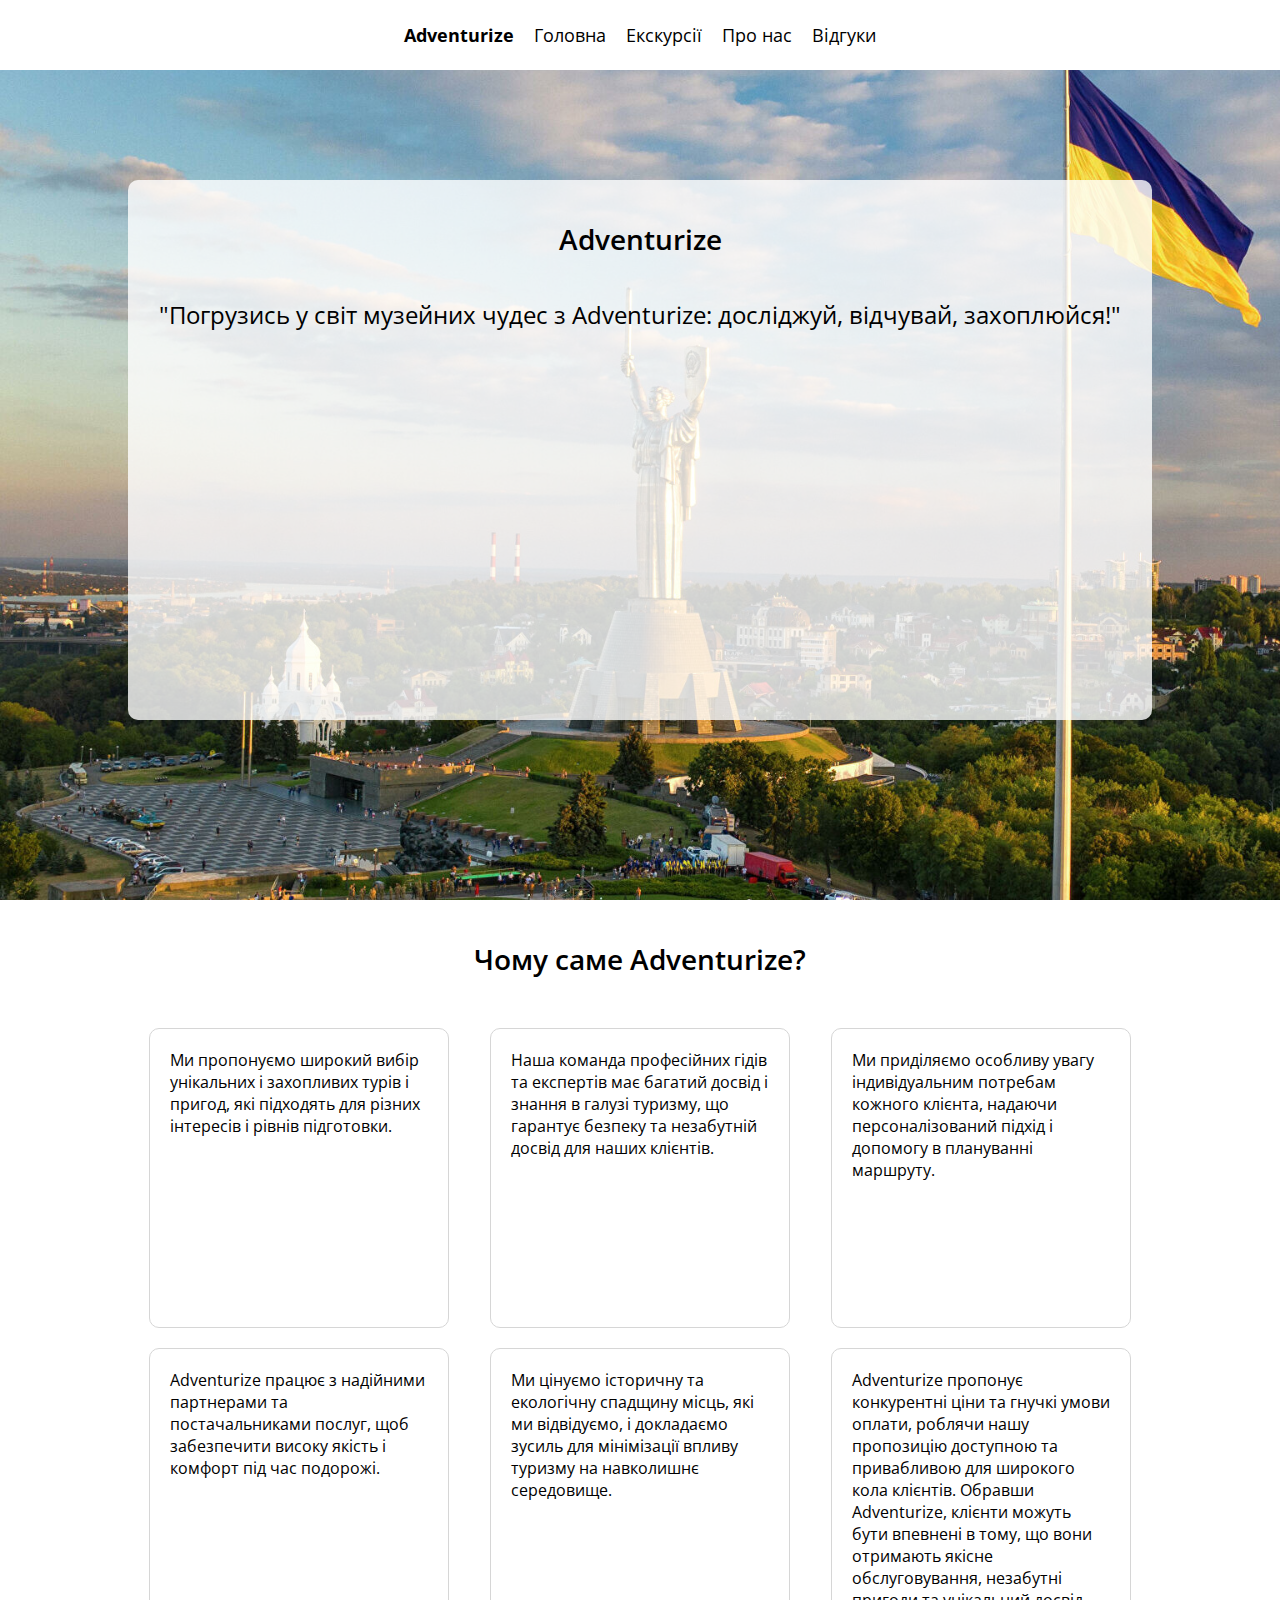
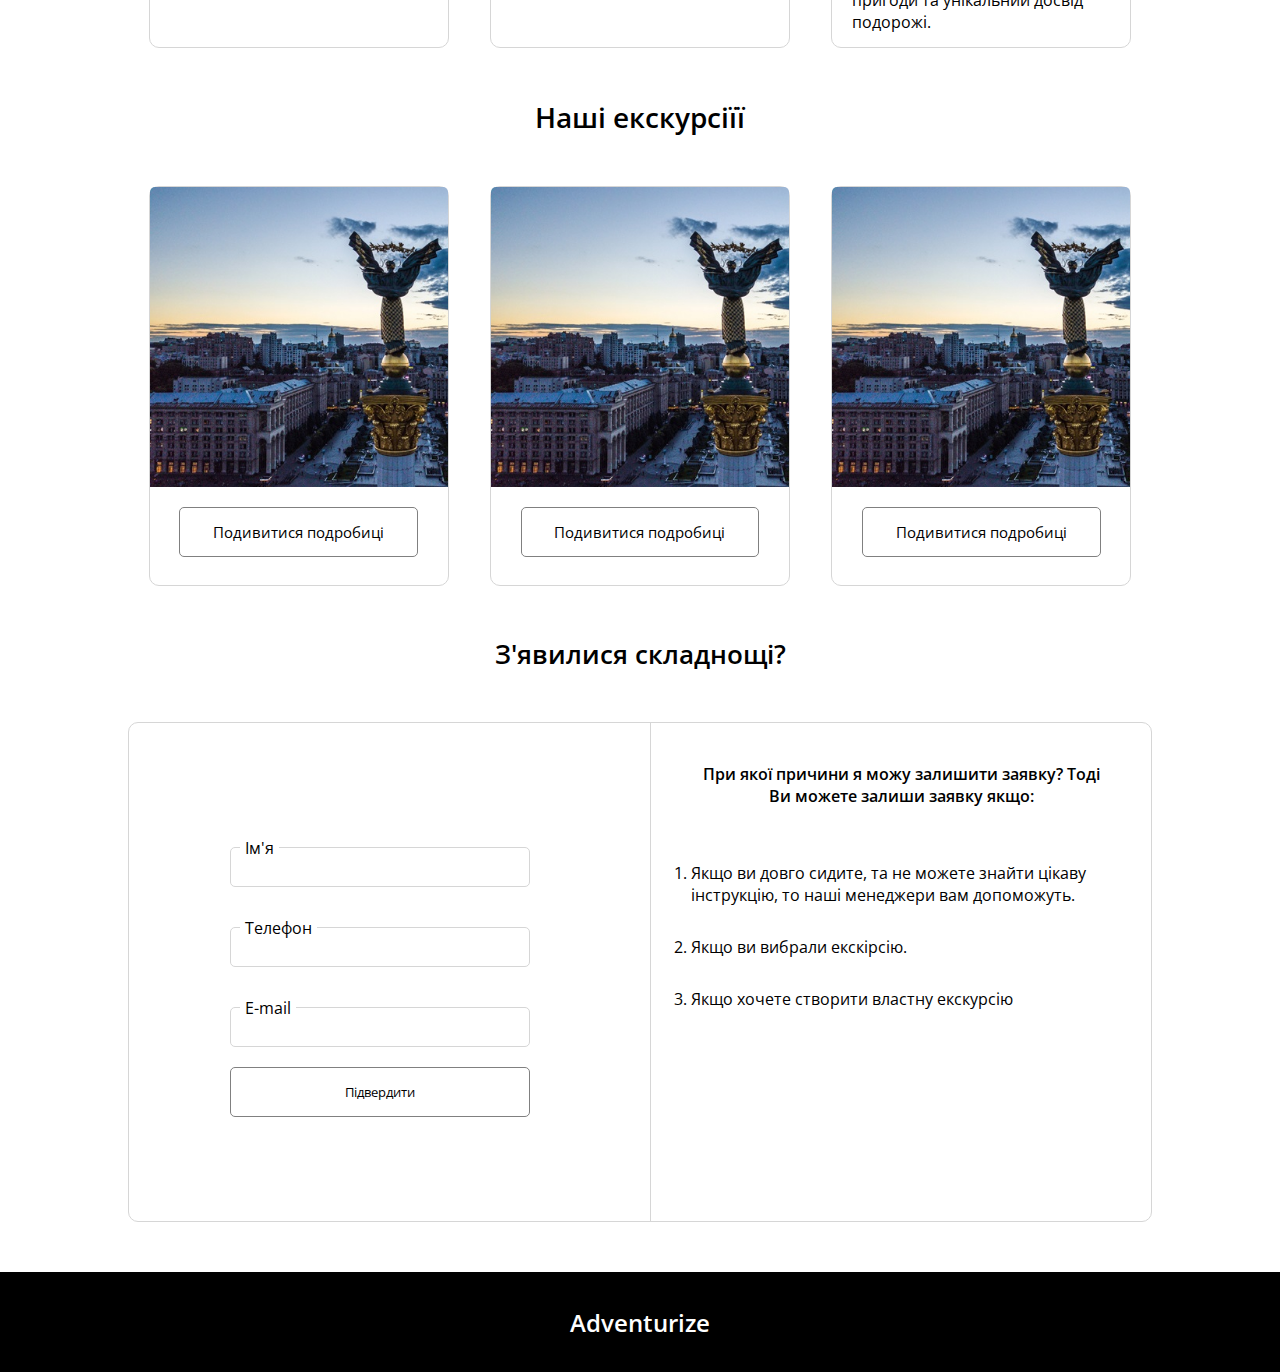
<file: index.html>
<!DOCTYPE html>
<html lang="en">
<head>
    <meta charset="UTF-8">
    <meta http-equiv="X-UA-Compatible" content="IE=edge">
    <meta name="viewport" content="width=device-width, initial-scale=1.0">
    <link rel="stylesheet" href="./style.css">
    <title>Туристична агенція</title>
</head>
<body>
    <header id="headerColor">
        <div class="header__container">
            <nav class="header__container-menu-items">
                <ul class="header__container-menu-lists">
                        <div class="header__container-title">Adventurize</div>
                        <li class="header__container-menu-list"><a href="3">Головна</a></li>
                        <li class="header__container-menu-list"><a href="./pages/advernture.html">Екскурсії</a></li>
                        <li class="header__container-menu-list"><a href="#">Про нас</a></li>
                        <li class="header__container-menu-list"><a href="#">Відгуки</a></li>
                    </ul>
                </nav>
                <!-- MEDIA < 1020px -->
                <div class="header__container-menu-media">
                    <div class="header__container-menu-block">
                        <img src="./assets/images/pngwing.com.png" class="header__container-menu-blocks" id="menu" alt=""> 
                        <div class="header__container-menu-title">Adventurize</div>
                    </div>
                    
                    <div class="header__container-menu-media-block" id="blockMenu">
                        <div class="header__container-menu-media-block-content">
                            <div class="header__container-menu-media-block-close">
                                <img src="./assets/images/free-icon-cancel-130887.png" id="closeBlockMenu" alt="">
                            </div>
                            <ul class="header__container-menu-media-block-lists">
                                <li class="header__container-menu-media-block-list"><a href="#">Головна</a></li>
                                <li class="header__container-menu-media-block-list"><a href="#">Екскурсії</a></li>
                                <li class="header__container-menu-media-block-list"><a href="#">Про нас</a></li>
                                <li class="header__container-menu-media-block-list"><a href="#">Відгуки</a></li>
                            </ul>
                        </div>
                    </div>
                </div>
            </div>
    </header>
    <main>
        <div class="main__container">
            <div class="main__container-header">
                <div class="main__header-container">
                    <div class="main__container-title">Adventurize</div>
                    <div class="main__header-subtitle">
                        "Погрузись у світ музейних чудес з Adventurize: досліджуй, відчувай, захоплюйся!"
                    </div>
                </div>
            </div>
            <div class="main__wrapper-cont">
                <div class="main__wrapper">
                    <div class="main__container-why">
                        <div class="main__container-title">Чому саме Adventurize?</div>
                        <ul class="main__container-why-lists">
                            <li class="main__container-why-list">
                                Ми пропонуємо широкий вибір унікальних і захопливих турів і пригод, які підходять для різних інтересів і рівнів підготовки.
                            </li>
                            <li class="main__container-why-list">
                                Наша команда професійних гідів та експертів має багатий досвід і знання в галузі туризму, що гарантує безпеку та незабутній досвід для наших клієнтів.
                            </li>
                            <li class="main__container-why-list">
                                Ми приділяємо особливу увагу індивідуальним потребам кожного клієнта, надаючи персоналізований підхід і допомогу в плануванні маршруту.
                            </li>
                            <li class="main__container-why-list">
                                Adventurize працює з надійними партнерами та постачальниками послуг, щоб забезпечити високу якість і комфорт під час подорожі.
                            </li>
                            <li class="main__container-why-list">
                                Ми цінуємо історичну та екологічну спадщину місць, які ми відвідуємо, і докладаємо зусиль для мінімізації впливу туризму на навколишнє середовище.
                            </li>
                            <li class="main__container-why-list">
                                Adventurize пропонує конкурентні ціни та гнучкі умови оплати, роблячи нашу пропозицію доступною та привабливою для широкого кола клієнтів.
                                Обравши Adventurize, клієнти можуть бути впевнені в тому, що вони отримають якісне обслуговування, незабутні пригоди та унікальний досвід подорожі.
                            </li>
                        </ul>
                    </div>
                    <div class="main-wrapper-travels">
                        <div class="main__wrapper-travels-title">Наші екскурсіїї</div>
                        <div class="main__wrapper-travels-cont-cards">
                            <div class="main__wrapper-travels-cont-card">
                                <div class="main__wrapper-travels-cont-card-image">
                                    <!-- <img src="./assets/images/2373674.jpg" alt=""> -->
                                </div>
                                <!-- <div class="main__wrapper-travels-cont-card-title">Екскурсія 1</div> -->
                                <div class="main__wrapper-travels-cont-card-btn"><button>Подивитися подробиці</button></div>
                            </div>
                            <div class="main__wrapper-travels-cont-card">
                                <div class="main__wrapper-travels-cont-card-image">
                                    <!-- <img src="./assets/images/2373674.jpg" alt=""> -->
                                </div>
                                <!-- <div class="main__wrapper-travels-cont-card-title">Екскурсія 2</div> -->
                                <div class="main__wrapper-travels-cont-card-btn"><button>Подивитися подробиці</button></div>
                            </div>
                            <div class="main__wrapper-travels-cont-card">
                                <div class="main__wrapper-travels-cont-card-image">
                                    <!-- <img src="./assets/images/2373674.jpg" alt=""> -->
                                </div>
                                <!-- <div class="main__wrapper-travels-cont-card-title">Екскурсія 3</div> -->
                                <div class="main__wrapper-travels-cont-card-btn"><button>Подивитися подробиці</button></div>
                            </div>
                        </div>
                    </div>
                    <div class="main-wrapper-form">
                        <div class="main-wrapper-form-title">З'явилися складнощі?</div>
                        <div class="main-wrapper-form-cont">
                            <div class="main-wrapper-form-cont-sideOne">
                                <form action="GET">
                                    <div class="main-wrapper-form-name">
                                        <label for="name">Ім'я</label>
                                        <input type="text" name="name">
                                    </div>
                                    <div class="main-wrapper-form-phone">
                                        <label for="phone">Телефон</label>
                                        <input type="text" name="phone">
                                    </div>
                                    <div class="main-wrapper-form-email">
                                        <label for="email">E-mail</label>
                                        <input type="text" name="email">
                                    </div>
                                    <div class="main-wrapper-form-save">
                                        <input type="submit" value="Підвердити">
                                    </div>
                                </form>
                            </div>
                            <div class="main-wrapper-form-cont-sideTwo">
                                <ul class="main-wrapper-form-cont-sideTwo-lists">
                                    <div class="main-wrapper-form-cont-sideTwo-title">При якої причини я можу залишити заявку? Тоді Ви можете залиши заявку якщо: </div>
                                    <li class="main-wrapper-form-cont-sideTwo-list">Якщо ви довго сидите, та не можете знайти цікаву інструкцію, то наші менеджери вам допоможуть.</li>
                                    <li class="main-wrapper-form-cont-sideTwo-list">Якщо ви вибрали екскірсію.</li>
                                    <li class="main-wrapper-form-cont-sideTwo-list">Якщо хочете створити властну екскурсію</li>
                                </ul>
                            </div>
                        </div>
                    </div>
                </div>
            </div>
        </div>
    </main>
    <footer>
        <div class="footer__container">
            <div class="footer__container-title">Adventurize</div>
        </div>
    </footer>

    <script src="./main.js"></script>
</body>
</html>
</file>
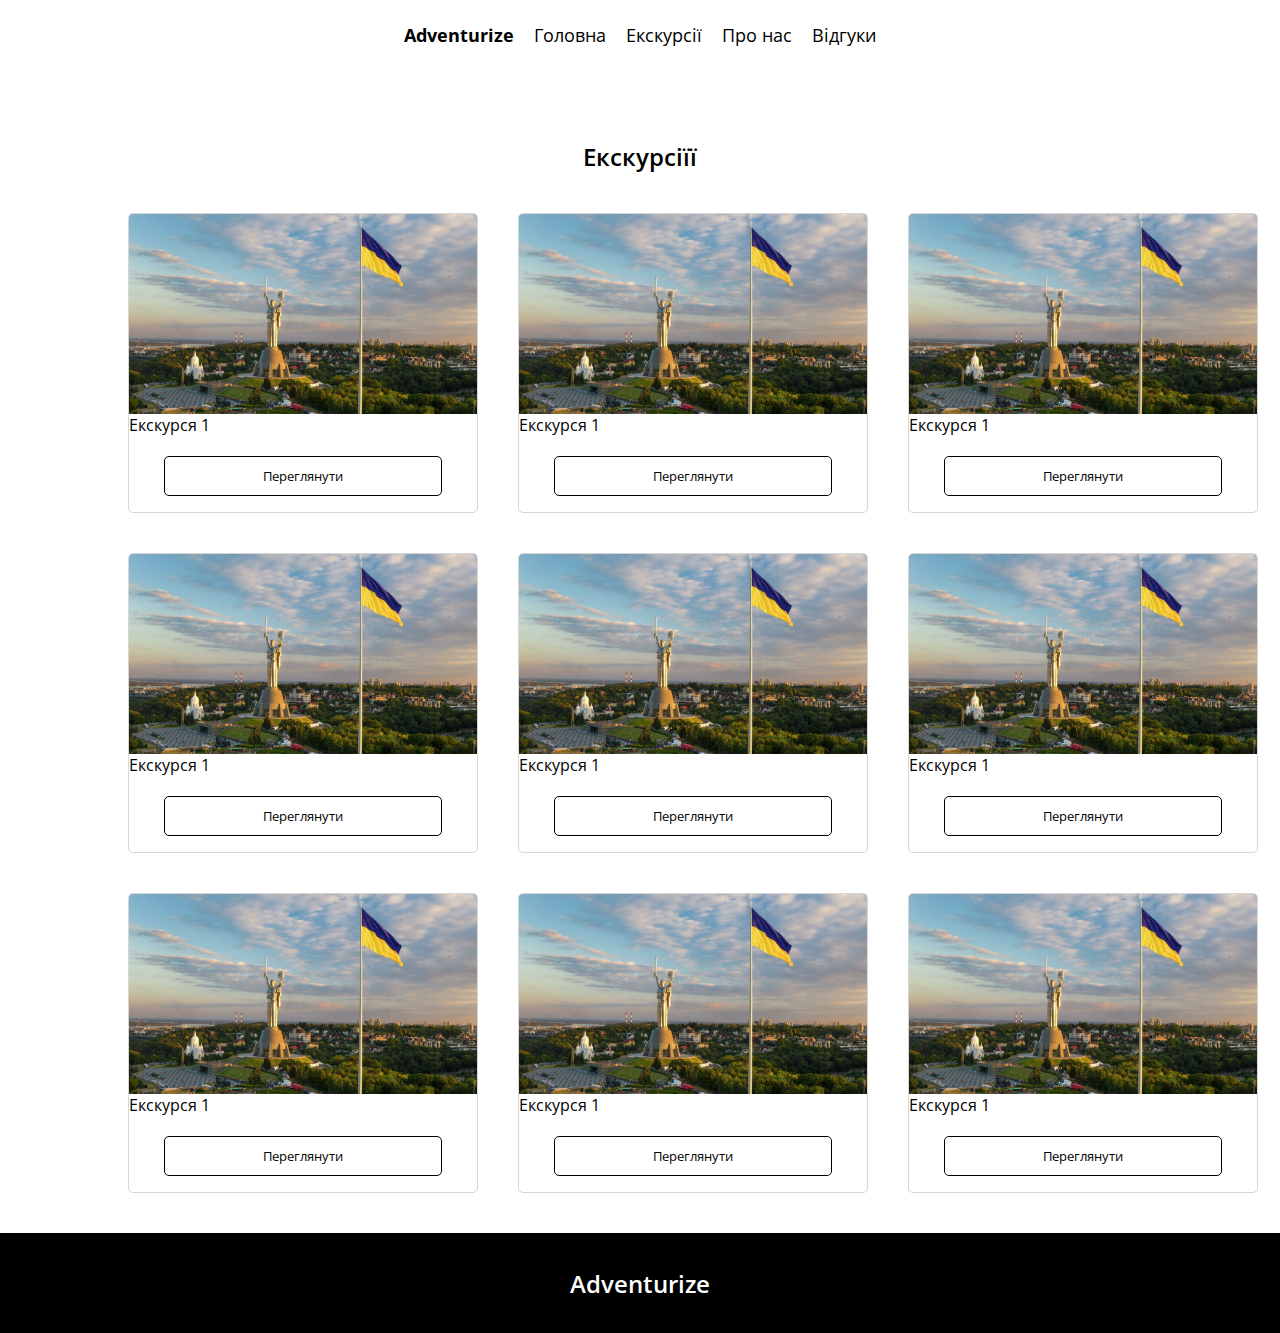
<file: pages/advernture.html>
<!DOCTYPE html>
<html lang="en">
<head>
    <meta charset="UTF-8">
    <meta http-equiv="X-UA-Compatible" content="IE=edge">
    <meta name="viewport" content="width=device-width, initial-scale=1.0">
    <link rel="stylesheet" href="./stylesForPages/adventure.css">
    <title>Екскурсії</title>
</head>
<body>
    <header id="headerColor">
        <div class="header__container">
            <nav class="header__container-menu-items">
                <ul class="header__container-menu-lists">
                        <div class="header__container-title">Adventurize</div>
                        <li class="header__container-menu-list"><a href="../index.html">Головна</a></li>
                        <li class="header__container-menu-list"><a href="#">Екскурсії</a></li>
                        <li class="header__container-menu-list"><a href="#">Про нас</a></li>
                        <li class="header__container-menu-list"><a href="#">Відгуки</a></li>
                    </ul>
                </nav>
            </div>
    </header>
    <main>
        <div class="main__container">
            <div class="main__container-title">Екскурсіїї</div>
            <div class="main__container-cards">
                <div class="main__container-card">
                    <div class="main__container-card-img"><img src="../assets/images/1.BNb2.jpg" alt=""></div>
                    <div class="main__container-card-title">Екскурся 1</div>
                    <div class="main__container-card-btn"><button>Переглянути</button></div>
                </div>
                <div class="main__container-card">
                    <div class="main__container-card-img"><img src="../assets/images/1.BNb2.jpg" alt=""></div>
                    <div class="main__container-card-title">Екскурся 1</div>
                    <div class="main__container-card-btn"><button>Переглянути</button></div>
                </div>
                <div class="main__container-card">
                    <div class="main__container-card-img"><img src="../assets/images/1.BNb2.jpg" alt=""></div>
                    <div class="main__container-card-title">Екскурся 1</div>
                    <div class="main__container-card-btn"><button>Переглянути</button></div>
                </div>
                <div class="main__container-card">
                    <div class="main__container-card-img"><img src="../assets/images/1.BNb2.jpg" alt=""></div>
                    <div class="main__container-card-title">Екскурся 1</div>
                    <div class="main__container-card-btn"><button>Переглянути</button></div>
                </div>
                <div class="main__container-card">
                    <div class="main__container-card-img"><img src="../assets/images/1.BNb2.jpg" alt=""></div>
                    <div class="main__container-card-title">Екскурся 1</div>
                    <div class="main__container-card-btn"><button>Переглянути</button></div>
                </div>
                <div class="main__container-card">
                    <div class="main__container-card-img"><img src="../assets/images/1.BNb2.jpg" alt=""></div>
                    <div class="main__container-card-title">Екскурся 1</div>
                    <div class="main__container-card-btn"><button>Переглянути</button></div>
                </div>
                <div class="main__container-card">
                    <div class="main__container-card-img"><img src="../assets/images/1.BNb2.jpg" alt=""></div>
                    <div class="main__container-card-title">Екскурся 1</div>
                    <div class="main__container-card-btn"><button>Переглянути</button></div>
                </div>
                <div class="main__container-card">
                    <div class="main__container-card-img"><img src="../assets/images/1.BNb2.jpg" alt=""></div>
                    <div class="main__container-card-title">Екскурся 1</div>
                    <div class="main__container-card-btn"><button>Переглянути</button></div>
                </div>
                <div class="main__container-card">
                    <div class="main__container-card-img"><img src="../assets/images/1.BNb2.jpg" alt=""></div>
                    <div class="main__container-card-title">Екскурся 1</div>
                    <div class="main__container-card-btn"><button>Переглянути</button></div>
                </div>
            </div>
        </div>
    </main>
    <footer>
        <div class="footer__container">
            <div class="footer__container-title">Adventurize</div>
        </div>
    </footer>
</body>
</html>
</file>
<file: style.css>
@import url('https://fonts.googleapis.com/css2?family=Nunito:wght@400;600;700;800&family=Open+Sans:wght@300;400;500;600;700;800&display=swap');

/* font-family: 'Nunito', sans-serif;
font-family: 'Open Sans', sans-serif; */

*{
    padding: 0;
    margin: 0;
    box-sizing: border-box;
    font-family: 'Open Sans', sans-serif;
}
ul,li{
    list-style: none;
}
a{
    text-decoration: none;
}

header{
    position: fixed;
    top: 0;
    left: 0;
    height: 70px;
    width: 100vw;
    z-index: 1;
    background-color: white;
    display: flex;
    justify-content: center;
    align-items: center;
    /* background-color: rgba(255, 255, 255, .8); */
    /* box-shadow: 0 0 10px rgb(236, 236, 236); */
}
.header__container{
    width: 80vw;
}
.header__container-menu-items{

}
.header__container-title{
    font-family: 'Open Sans', sans-serif;
    display: flex;
    justify-content: left;
    font-weight: 700;
}
.header__container-menu-lists{
    display: flex;
    justify-content: center;
    font-size: 18px;
    gap: 20px;
}
.header__container-menu-list a{
    color: black;
}


/* main */
.main__container-header{
    display: flex;
    justify-content: center;
    align-items: center;
    /* filter: blur(2px); */
    height: 100vh;
    width: auto;
    background-size: cover;
    background-repeat: no-repeat;
    background-image: url('assets/images/1.BNb2.jpg');
}
.main__header-container{
    height: 60%;
    width: 80vw;
    border-radius: 10px;
    background-color: rgba(255, 255, 255, 0.8);
}
.main__container-title{
    padding: 40px;
    font-size: 28px;
    text-align: center;
    font-weight: 600;
}
.main__header-subtitle{
    font-size: 24px;
    text-align: center;
    /* margin: 40px; */
}
.main__wrapper-cont{
    display: flex;
    justify-content: center;
}
.main__wrapper{
    width: 80vw;
}
.main__container-why-lists{
    display: grid;
    grid-template-columns: 1fr 1fr 1fr;
    justify-content: center;
}
.main__container-why-list{
    height: 250px;
    padding: 20px;
    width: 400px;
    /* max-width: 80vw; */
    border-radius: 10px;
    /* width: 200px; */
    background-color: white;
    gap: 20px;
    border: 1px solid rgb(214, 214, 214);
    /* list-style: num; */
    margin: 10px 0;
    transition: all .4s ease-in-out;
}
.main__container-why-list:hover{
    box-shadow: 0 0 5px rgb(214, 214, 214);
}
.main__wrapper-travels-title{
    padding: 40px;
    font-size: 28px;
    text-align: center;
    font-weight: 600;
}
.main__wrapper-travels-cont-cards{
    display: grid;
    grid-template-columns: 1fr 1fr 1fr;
}
.main__wrapper-travels-cont-card{
    height: 400px;
    /* padding: 20px; */
    width: 400px;
    border-radius: 10px;
    background-color: white;
    gap: 20px;
    border: 1px solid rgb(214, 214, 214);
    margin: 10px 0;
    transition: all .4s ease-in-out;
}
.main__wrapper-travels-cont-card:hover{
    box-shadow: 0 0 7px rgb(214, 214, 214);
}
.main__wrapper-travels-cont-card-image{
    /* height: 30%; */
}
.main__wrapper-travels-cont-card-image{
    background-image: url('./assets/images/2373674.jpg');
    width: 100%;
    height: 300px;
    /* width: 100%; */
    background-size: cover;
    padding: 0;
    border-radius: 5px 5px 0 0;
}
.main__wrapper-travels-cont-card-btn{
    /* padding: 0 auto; */
    margin: 20px 0;
    display: flex;
    justify-content: center;
}
.main__wrapper-travels-cont-card-btn button{
    height: 50px;
    width: 80%;
    border: none;
    border-radius: 5px;
    background-color: white;
    border: 1px solid gray;
    font-size: 15px;
    transition: all .4s ease-in-out;
}
.main__wrapper-travels-cont-card-btn button:hover{
    cursor: pointer;
    background-color: black;
    color: white;
}
.main-wrapper-form-title{
    font-weight: 600;
    font-size: 26px;
    padding: 40px;
    text-align: center;
}
.main-wrapper-form-cont{
    height: 500px;
    /* padding: 20px; */
    width: 100%;
    border-radius: 10px;
    background-color: white;
    gap: 20px;
    border: 1px solid rgb(214, 214, 214);
    margin: 10px 0;
    display: grid;
    grid-template-columns: 1fr 1fr;
    transition: all .4s ease-in-out;
}
.main-wrapper-form-cont-sideOne{
    display: flex;
    justify-content: center;
    align-items: center;
}
.main-wrapper-form-name,.main-wrapper-form-phone,.main-wrapper-form-email{
    position: relative;
    padding: 20px 0;
}
.main-wrapper-form-name label, .main-wrapper-form-phone label, .main-wrapper-form-email label{
    position: absolute;
    color: black;
    top: 10px;
    left: 10px;
    background-color: white;
    padding: 0 5px;
    transition: all .4s ease-in-out;
}
.main-wrapper-form-name input, .main-wrapper-form-phone input, .main-wrapper-form-email input{
    height: 40px;
    width: 300px;
    border: 1px solid rgb(214, 214, 214);
    border-radius: 5px;
    padding: 0 0 0 10px;
    font-size: 16px;
    transition: all .4s ease-in-out;
}
.main-wrapper-form-name input:hover, .main-wrapper-form-phone input:hover, .main-wrapper-form-email input:hover{
    color: black;
    border: 1px solid black;
}
.main-wrapper-form-save input{
    background-color: white;
    width: 300px;
    height: 50px;
    border: 1px solid gray;
    border-radius: 5px;
    transition: all .4s ease-in-out;
}
.main-wrapper-form-save input:hover{
    cursor: pointer;
    background-color: black;
    color: white;
}
.main-wrapper-form-cont-sideTwo{
    border-left: 1px solid rgb(214, 214, 214);

}
.main-wrapper-form-cont-sideTwo-title{
    text-align: center;
    margin: 40px;
    font-weight: 600;
}
.main-wrapper-form-cont-sideTwo-list{
    margin: 0 0 0 40px;
    padding: 15px 0;
    list-style: num;
}

/* FOOTER */
footer{
    margin-top: 40px;
    height: 100px;
    max-width: 100vw;
    background-color: black;
    display: flex;
    justify-content: center;
}
.footer__container{
    width: 80vw;
}
.footer__container-title{
    height: 100%;
    display: flex;
    justify-content: center;
    align-items: center;
    font-size: 24px;
    font-weight: 600;
    color: white;
}

/* MEDIA */
@media screen and (max-width:1500px){
    .header__container-menu-media{
        display: none;
    }
    .main__container-why-lists{
        display: grid;
        grid-template-columns: 1fr 1fr 1fr;
        justify-items: center;
    }
    .main__container-why-list{
        height: 300px;
        padding: 20px;
        width: 300px;
        /* max-width: 80vw; */
        border-radius: 10px;
        /* width: 200px; */
        background-color: white;
        gap: 20px;
        border: 1px solid rgb(214, 214, 214);
        /* list-style: num; */
        margin: 10px 0;
        transition: all .4s ease-in-out;
    }
    .main__wrapper-travels-cont-cards{
        display: grid;
        grid-template-columns: 1fr 1fr 1fr;
        justify-items: center;
    }
    .main__wrapper-travels-cont-card{
        height: 400px;
        /* padding: 20px; */
        width: 300px;
        border-radius: 10px;
        background-color: white;
        gap: 20px;
        border: 1px solid rgb(214, 214, 214);
        margin: 10px 0;
        transition: all .4s ease-in-out;
    }
}
@media screen and (max-width:1200px){
    .header__container-menu-media{
        display: none;
    }
    .main__container-why-lists{
        display: grid;
        grid-template-columns: 1fr 1fr;
        justify-items: center;
    }
    .main__container-why-list{
        height: 250px;
        padding: 20px;
        width: 400px;
        /* max-width: 80vw; */
        border-radius: 10px;
        /* width: 200px; */
        background-color: white;
        gap: 20px;
        border: 1px solid rgb(214, 214, 214);
        /* list-style: num; */
        margin: 10px 0;
        transition: all .4s ease-in-out;
    }
    .main__wrapper-travels-cont-cards{
        display: grid;
        grid-template-columns: 1fr 1fr;
        justify-items: center;
    }
    .main__wrapper-travels-cont-card{
        height: 400px;
        /* padding: 20px; */
        width: 400px;
        border-radius: 10px;
        background-color: white;
        gap: 20px;
        border: 1px solid rgb(214, 214, 214);
        margin: 10px 0;
        transition: all .4s ease-in-out;
    }
}
@media screen and (max-width:1020px){
    /* MENU */
    .header__container-menu-items{
        display: none;
    }
    .header__container-menu-block{
        display: flex;
        justify-content: center;
        align-items: center;
    }
    .header__container-menu-title{
        margin: auto 0;
        font-size: 24px;
        font-weight: 600;
    }
    .header__container-menu-blocks{
        left: 10%;
        position: absolute;
        height: 50px;
        width: 50px;
        top: 10px;
        /* margin: auto 0; */
    }
    .header__container-menu-media-block{
        height: 100vh;
        width: 100vw;
        position: fixed;
        top: 0px;
        left: -3000px;
        background-color: white;
        display: flex;
        justify-content: center;
        transition: all .4s ease-in-out;
    }
    .header__container-menu-media-block-content{
        padding-top: 20px;
        width: 80%;
    }
    .header__container-menu-media-block-close img{
        height: 30px;
        width: 30px;
    }
    .header__container-menu-media-block-lists{
        position: relative;
        top: 80px;
    }
    .header__container-menu-media-block-list{
        font-size: 22px;
        margin: 20px 0;
    }
    .header__container-menu-media-block-list a{
        color: black;
        transition: all .4s ease-in-out;
    }
    .header__container-menu-media-block-list a:hover{
        cursor: pointer;
        color: rgb(102, 102, 102);
    }
   
    .main__container-why-lists{
        display: grid;
        grid-template-columns: 1fr;
        justify-items: center;
    }
    .main__container-why-list{
        height: 250px;
        padding: 20px;
        width: 500px;
        /* max-width: 80vw; */
        border-radius: 10px;
        /* width: 200px; */
        background-color: white;
        gap: 20px;
        border: 1px solid rgb(214, 214, 214);
        /* list-style: num; */
        margin: 10px 0;
        transition: all .4s ease-in-out;
    }
    .main__wrapper-travels-cont-cards{
        display: grid;
        grid-template-columns: 1fr;
        justify-items: center;
    }
    .main__wrapper-travels-cont-card{
        height: 400px;
        /* padding: 20px; */
        width: 500px;
        border-radius: 10px;
        background-color: white;
        gap: 20px;
        border: 1px solid rgb(214, 214, 214);
        margin: 10px 0;
        transition: all .4s ease-in-out;
    }
}
@media screen and (max-width:920px){}
@media screen and (max-width:920px){}
</file>
<file: pages/stylesForPages/adventure.css>
@import url('https://fonts.googleapis.com/css2?family=Nunito:wght@400;600;700;800&family=Open+Sans:wght@300;400;500;600;700;800&display=swap');

/* font-family: 'Nunito', sans-serif;
font-family: 'Open Sans', sans-serif; */

*{
    padding: 0;
    margin: 0;
    box-sizing: border-box;
    font-family: 'Open Sans', sans-serif;
}
ul,li{
    list-style: none;
}
a{
    text-decoration: none;
}

header{
    position: fixed;
    top: 0;
    left: 0;
    height: 70px;
    width: 100vw;
    z-index: 1;
    background-color: white;
    display: flex;
    justify-content: center;
    align-items: center;
    /* background-color: rgba(255, 255, 255, .8); */
    /* box-shadow: 0 0 10px rgb(236, 236, 236); */
}
.header__container{
    width: 80vw;
}
.header__container-menu-items{

}
.header__container-title{
    font-family: 'Open Sans', sans-serif;
    display: flex;
    justify-content: left;
    font-weight: 700;
}
.header__container-menu-lists{
    display: flex;
    justify-content: center;
    font-size: 18px;
    gap: 20px;
}
.header__container-menu-list a{
    color: black;
}

/* MAIN */
main{
    display: flex;
    justify-content: center;
}
.main__container{
    width: 80vw;
}
.main__container-title{
    padding: 40px;
    margin-top: 100px;
    font-size: 24px;
    font-weight: 600;
    text-align: center;
}
.main__container-cards{
        display: grid;
        gap: 40px;
        justify-items: center;
        grid-template-columns: 1fr 1fr 1fr;
}
.main__container-card{
    border-radius: 5px;
    background-color: white;
    border: 1px solid rgb(214, 214, 214);
    height: 300px;
    width: 350px;
    transition: all .4s ease-in-out;
}
.main__container-card:hover{
    box-shadow: 0 0 10px rgb(214, 214, 214);
}
.main__container-card-img{
    height: 200px;
    width: 100%;
}
.main__container-card-img img{
    height: 100%;
    width: 100%;
    border-radius: 4px 4px 0 0;
}
.main__container-card-btn{
    margin: 20px 0;
    display: flex;
    justify-content: center;
}
.main__container-card-btn button{
    display: flex;
    align-items: center;
    justify-content: center;
    border: 1px solid black;
    height: 40px;
    background-color: white;
    border-radius: 5px;
    width: 80%;
    transition: all .4s ease-in-out;
}
.main__container-card-btn button:hover{
    background-color: black;
    color: white;
    cursor: pointer;
}


/* FOOTER */
footer{
    margin-top: 40px;
    height: 100px;
    max-width: 100vw;
    background-color: black;
    display: flex;
    justify-content: center;
}
.footer__container{
    width: 80vw;
}
.footer__container-title{
    height: 100%;
    display: flex;
    justify-content: center;
    align-items: center;
    font-size: 24px;
    font-weight: 600;
    color: white;
}
</file>
